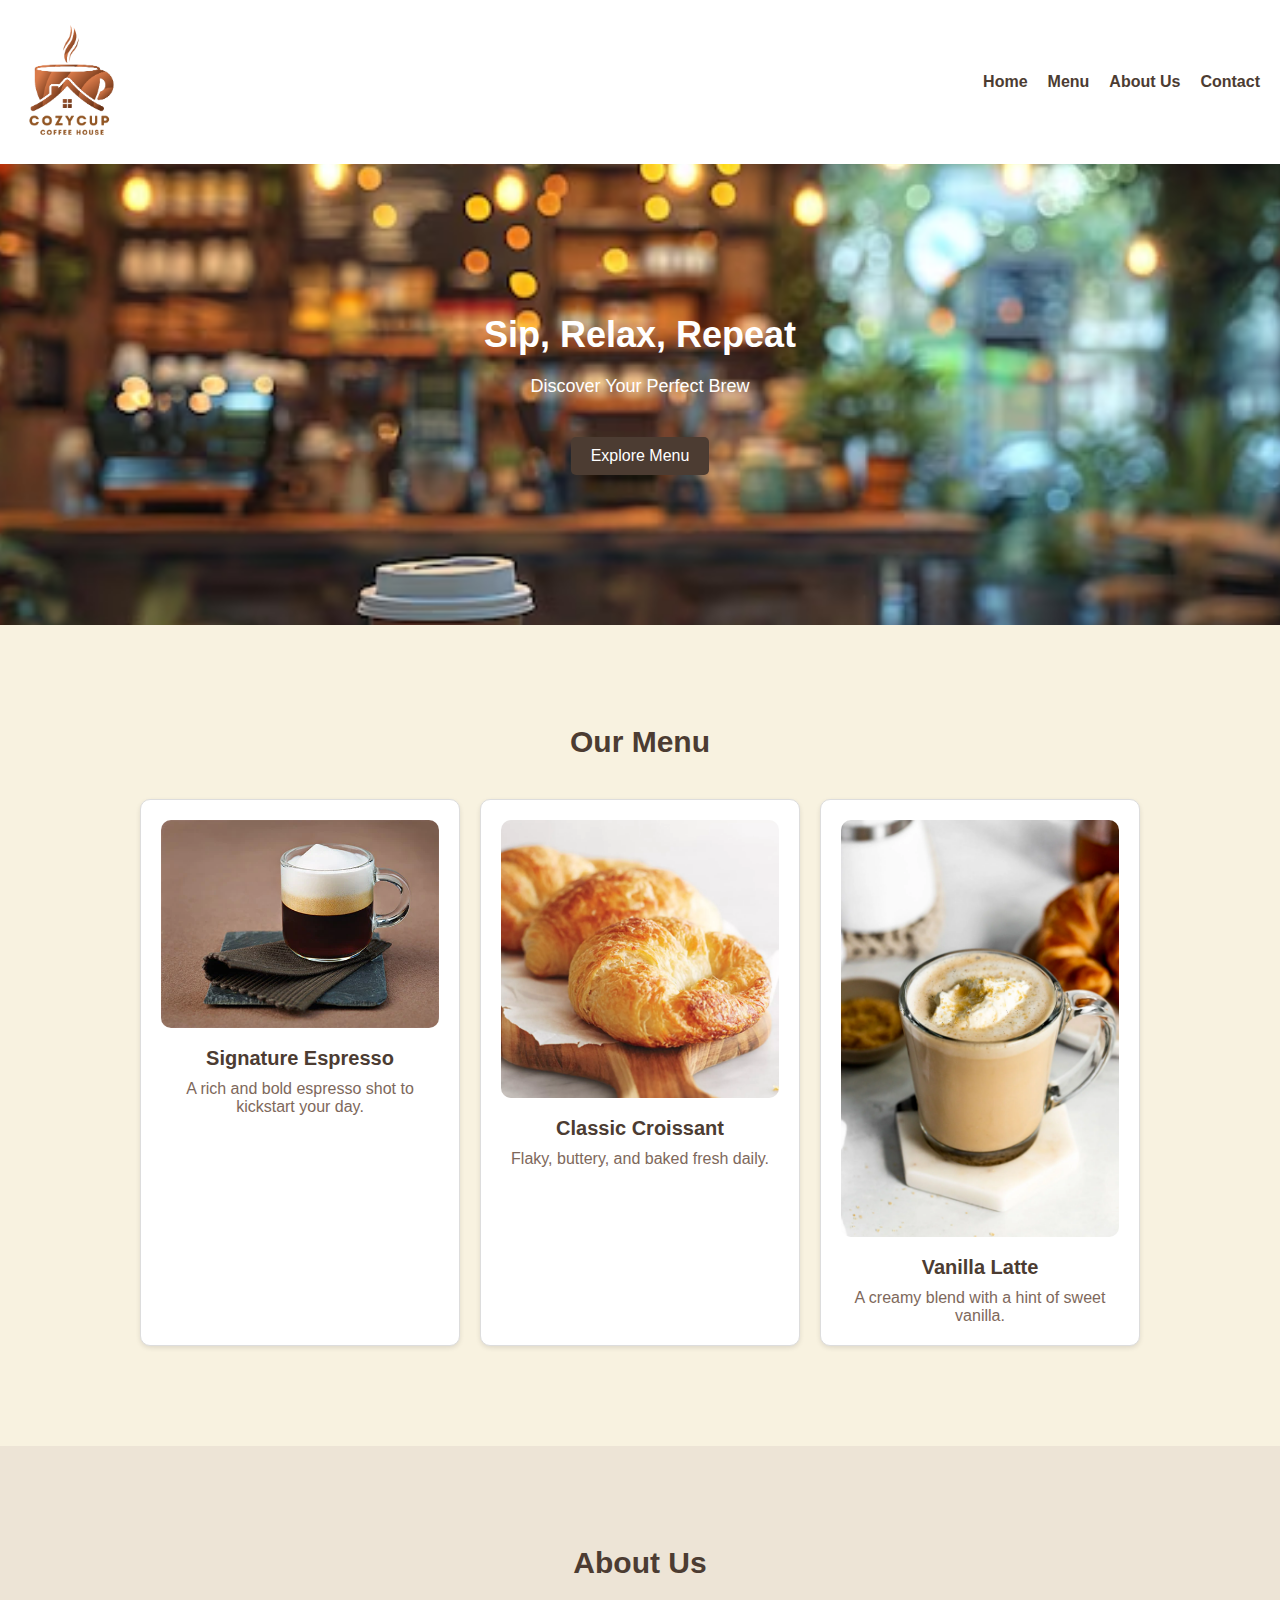
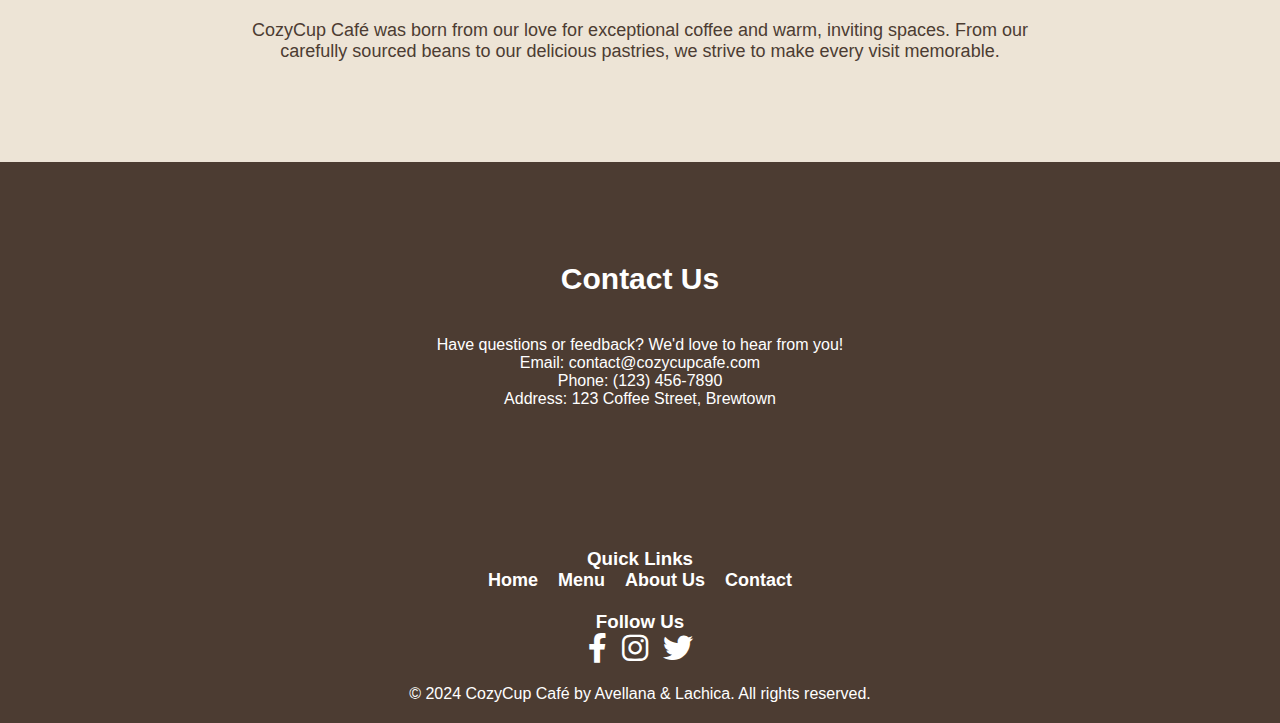
<file: index.html>
<!DOCTYPE html>
<html lang="en">
<head>
    <meta charset="UTF-8">
    <meta name="viewport" content="width=device-width, initial-scale=1.0">
    <link rel="stylesheet" href="css/style.css">
    <!-- Font Awesome -->
    <link rel="stylesheet" href="https://cdnjs.cloudflare.com/ajax/libs/font-awesome/6.0.0-beta3/css/all.min.css">
    <title>CozyCup Café</title>
</head>
<body>
    <header>
        <nav>
            <div class="logo">
                <img src="img/logo.png" alt="CozyCup Café Logo">
            </div>
            <ul>
                <li><a href="index.html">Home</a></li>
                <li><a href="menu.html">Menu</a></li>
                <li><a href="about.html">About Us</a></li>
                <li><a href="contact.html">Contact</a></li>
            </ul>
        </nav>
    </header>

    <section id="home" class="hero" style="background-image: url('img/bg.png');">
        <div class="hero-text">
            <h1>Sip, Relax, Repeat</h1>
            <p>Discover Your Perfect Brew</p>
            <a href="#menu" class="cta-button">Explore Menu</a>
        </div>
    </section>

    <section id="menu" class="menu">
        <h2>Our Menu</h2>
        <div class="menu-items">
            <!-- Featured menu items -->
            <div class="item">
                <img src="img/espresso.png" alt="Coffee Blend 1">
                <h3>Signature Espresso</h3>
                <p>A rich and bold espresso shot to kickstart your day.</p>
            </div>
            <div class="item">
                <img src="img/croissant.png" alt="Pastry 1">
                <h3>Classic Croissant</h3>
                <p>Flaky, buttery, and baked fresh daily.</p>
            </div>
            <div class="item">
                <img src="img/latte.png" alt="Coffee Blend 2">
                <h3>Vanilla Latte</h3>
                <p>A creamy blend with a hint of sweet vanilla.</p>
            </div>
        </div>
    </section>

    <section id="about" class="about">
        <h2>About Us</h2>
        <p>CozyCup Café was born from our love for exceptional coffee and warm, inviting spaces. From our carefully sourced beans to our delicious pastries, we strive to make every visit memorable.</p>
    </section>

    <section id="contact" class="contact">
        <h2>Contact Us</h2>
        <p>Have questions or feedback? We'd love to hear from you!</p>
        <ul>
            <li>Email: contact@cozycupcafe.com</li>
            <li>Phone: (123) 456-7890</li>
            <li>Address: 123 Coffee Street, Brewtown</li>
        </ul>
    </section>

    <!-- Footer Section -->
<footer>
    <div class="footer-content">
        <div class="quick-links">
            <h3>Quick Links</h3>
            <ul>
                <li><a href="index.html">Home</a></li>
                <li><a href="menu.html">Menu</a></li>
                <li><a href="about.html">About Us</a></li>
                <li><a href="contact.html">Contact</a></li>
            </ul>
        </div>
        <div class="social-media">
            <h3>Follow Us</h3>
            <ul>
                <li><a href="https://www.facebook.com" target="_blank"><i class="fab fa-facebook-f"></i></a></li>
                <li><a href="https://www.instagram.com" target="_blank"><i class="fab fa-instagram"></i></a></li>
                <li><a href="https://www.twitter.com" target="_blank"><i class="fab fa-twitter"></i></a></li>
            </ul>
        </div>
    </div>
    <p>&copy; 2024 CozyCup Café by Avellana & Lachica. All rights reserved.</p>
</footer>

</body>
</html>
</file>
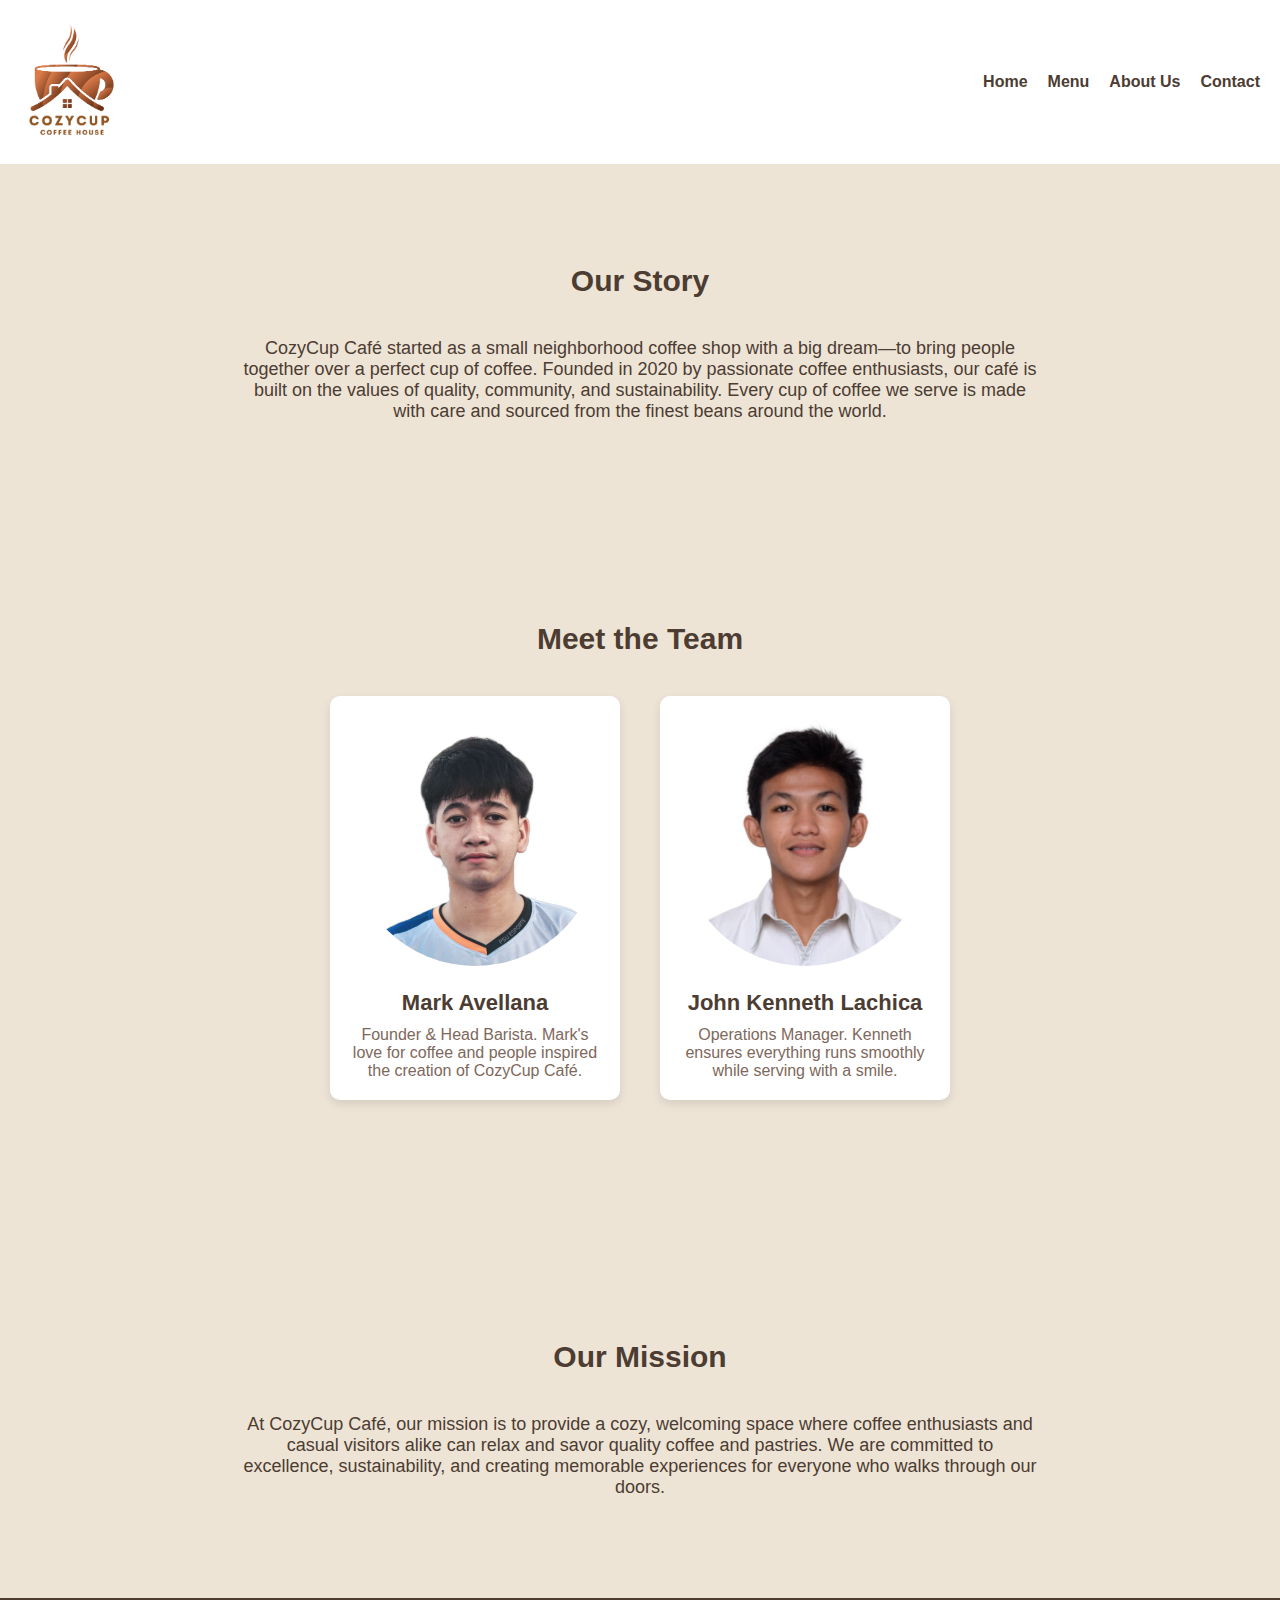
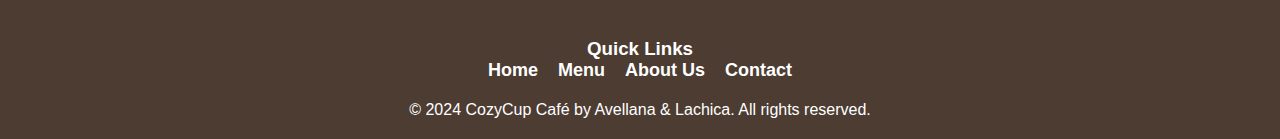
<file: about.html>
<!DOCTYPE html>
<html lang="en">
<head>
    <meta charset="UTF-8">
    <meta name="viewport" content="width=device-width, initial-scale=1.0">
    <link rel="stylesheet" href="css/style.css">
    <!-- Font Awesome -->
    <link rel="stylesheet" href="https://cdnjs.cloudflare.com/ajax/libs/font-awesome/6.0.0-beta3/css/all.min.css">
    <title>About Us | CozyCup Café</title>
</head>
<body>
    <!-- Header Section -->
    <header>
        <nav>
            <div class="logo">
                <img src="img/logo.png" alt="CozyCup Café Logo">
            </div>
            <ul>
                <li><a href="index.html">Home</a></li>
                <li><a href="menu.html">Menu</a></li>
                <li><a href="about.html">About Us</a></li>
                <li><a href="contact.html">Contact</a></li>
            </ul>
        </nav>
    </header>

    <!-- Café Story Section -->
    <section id="cafe-story" class="about">
        <h2>Our Story</h2>
        <p>
            CozyCup Café started as a small neighborhood coffee shop with a big dream—to bring people together over a perfect cup of coffee. Founded in 2020 by passionate coffee enthusiasts, our café is built on the values of quality, community, and sustainability. Every cup of coffee we serve is made with care and sourced from the finest beans around the world.
        </p>
    </section>

    <!-- Meet the Team Section -->
<section id="meet-the-team" class="about">
    <h2>Meet the Team</h2>
    <div class="team">
        <div class="team-member">
            <img src="img/mark.jpg" alt="Café Owner">
            <h3>Mark Avellana</h3>
            <p>Founder & Head Barista. Mark's love for coffee and people inspired the creation of CozyCup Café.</p>
        </div>
        <div class="team-member">
            <img src="img/kenneth.jpg" alt="Team Member">
            <h3>John Kenneth Lachica</h3>
            <p>Operations Manager. Kenneth ensures everything runs smoothly while serving with a smile.</p>
        </div>
    </div>
</section>


    <!-- Café's Mission Section -->
    <section id="cafe-mission" class="about">
        <h2>Our Mission</h2>
        <p>
            At CozyCup Café, our mission is to provide a cozy, welcoming space where coffee enthusiasts and casual visitors alike can relax and savor quality coffee and pastries. We are committed to excellence, sustainability, and creating memorable experiences for everyone who walks through our doors.
        </p>
    </section>

    <!-- Footer Section -->
    <footer>
        <div class="footer-content">
            <div class="quick-links">
                <h3>Quick Links</h3>
                <ul>
                    <li><a href="index.html">Home</a></li>
                    <li><a href="menu.html">Menu</a></li>
                    <li><a href="about.html">About Us</a></li>
                    <li><a href="contact.html">Contact</a></li>
                </ul>
            </div>
        </div>
        <p>&copy; 2024 CozyCup Café by Avellana & Lachica. All rights reserved.</p>
    </footer>
</body>
</html>
</file>
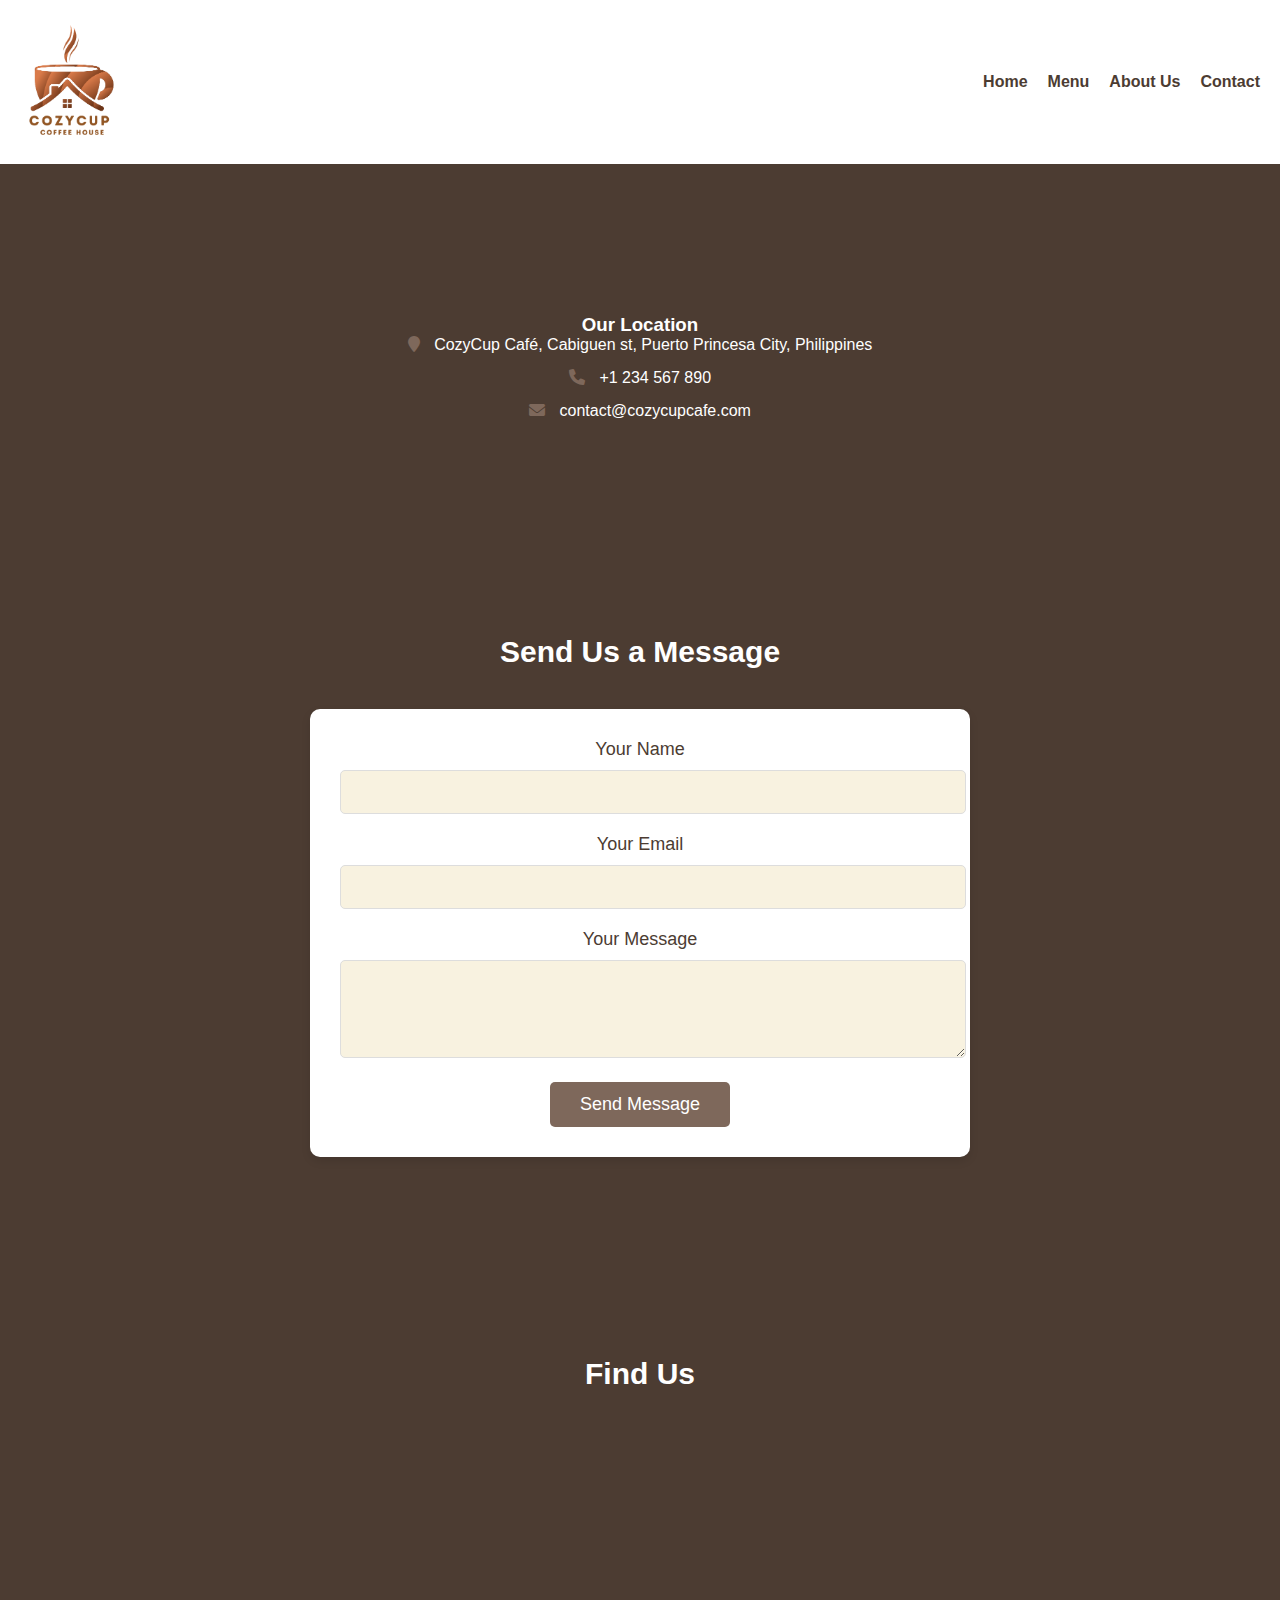
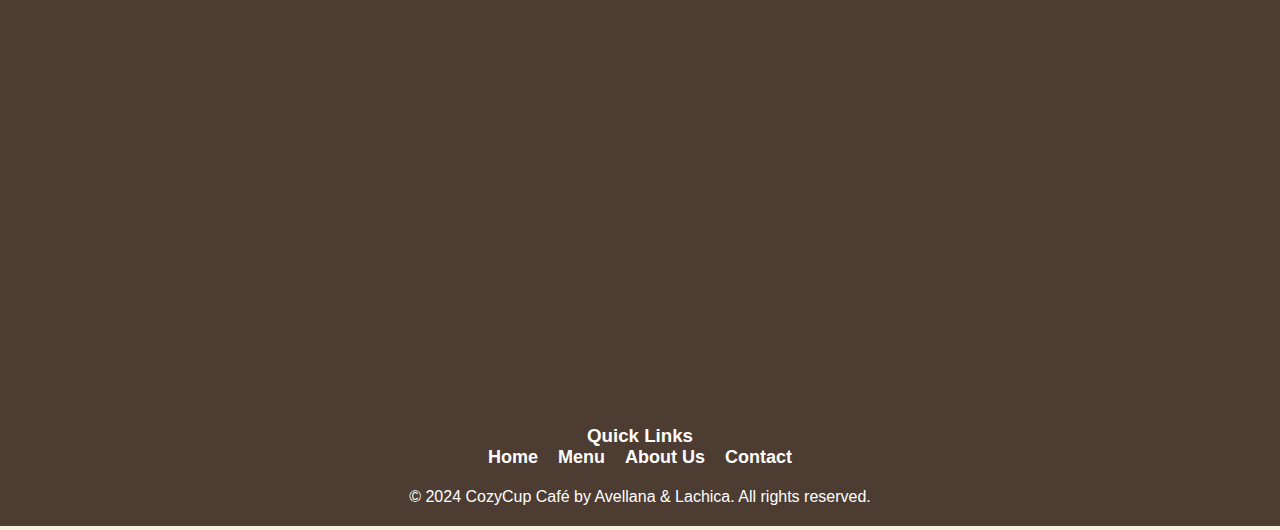
<file: contact.html>
<!DOCTYPE html>
<html lang="en">
<head>
    <meta charset="UTF-8">
    <meta name="viewport" content="width=device-width, initial-scale=1.0">
    <link rel="stylesheet" href="css/style.css">
    <!-- Font Awesome -->
    <link rel="stylesheet" href="https://cdnjs.cloudflare.com/ajax/libs/font-awesome/6.0.0-beta3/css/all.min.css">
    <title>Contact Us | CozyCup Café</title>
</head>
<body>
    <!-- Header Section -->
    <header>
        <nav>
            <div class="logo">
                <img src="img/logo.png" alt="CozyCup Café Logo">
            </div>
            <ul>
                <li><a href="index.html">Home</a></li>
                <li><a href="menu.html">Menu</a></li>
                <li><a href="about.html">About Us</a></li>
                <li><a href="contact.html">Contact</a></li>
            </ul>
        </nav>
    </header>

    <!-- Contact Information Section -->
    <section id="contact-info" class="contact">
        <!-- Contact Info -->
    <div class="contact-info">
        <h3>Our Location</h3>
        <ul>
            <li><i class="fa fa-map-marker"></i> CozyCup Café, Cabiguen st, Puerto Princesa City, Philippines</li>
            <li><i class="fa fa-phone"></i> +1 234 567 890</li>
            <li><i class="fa fa-envelope"></i> contact@cozycupcafe.com</li>
        </ul>
    </div>
    </section>

    <!-- Contact Form Section -->
<section id="contact-form" class="contact">
    <h2>Send Us a Message</h2>
    <form action="submit_form.php" method="post">
        <label for="name">Your Name</label>
        <input type="text" id="name" name="name" required>

        <label for="email">Your Email</label>
        <input type="email" id="email" name="email" required>

        <label for="message">Your Message</label>
        <textarea id="message" name="message" rows="4" required></textarea>

        <button type="submit" class="cta-button">Send Message</button>
    </form>

</section>


    <!-- Map Section -->
<section id="map" class="contact">
    <h2>Find Us</h2>
    <iframe 
        src="https://www.google.com/maps/embed?pb=!1m14!1m8!1m3!1d15902.672827495207!2d118.750019!3d9.742017!3m2!1i1024!2i768!4f13.1!3m3!1m2!1s0x33ac5e2b1cf9a9b9%3A0x7d1a67c1c7d0d90!2sCabiguen%20Street%2C%20Brgy.%20San%20Miguel%2C%20Puerto%20Princesa%20City%2C%20Palawan%2C%20Philippines!5e0!3m2!1sen!2sus!4v1674570541217!5m2!1sen!2sus"
        width="100%" 
        height="450" 
        style="border:0;" 
        allowfullscreen="" 
        loading="lazy">
    </iframe>
</section>



    <!-- Footer Section -->
    <footer>
        <div class="footer-content">
            <div class="quick-links">
                <h3>Quick Links</h3>
                <ul>
                    <li><a href="index.html">Home</a></li>
                    <li><a href="menu.html">Menu</a></li>
                    <li><a href="about.html">About Us</a></li>
                    <li><a href="contact.html">Contact</a></li>
                </ul>
            </div>
        </div>
        <p>&copy; 2024 CozyCup Café by Avellana & Lachica. All rights reserved.</p>
    </footer>
</body>
</html>
</file>
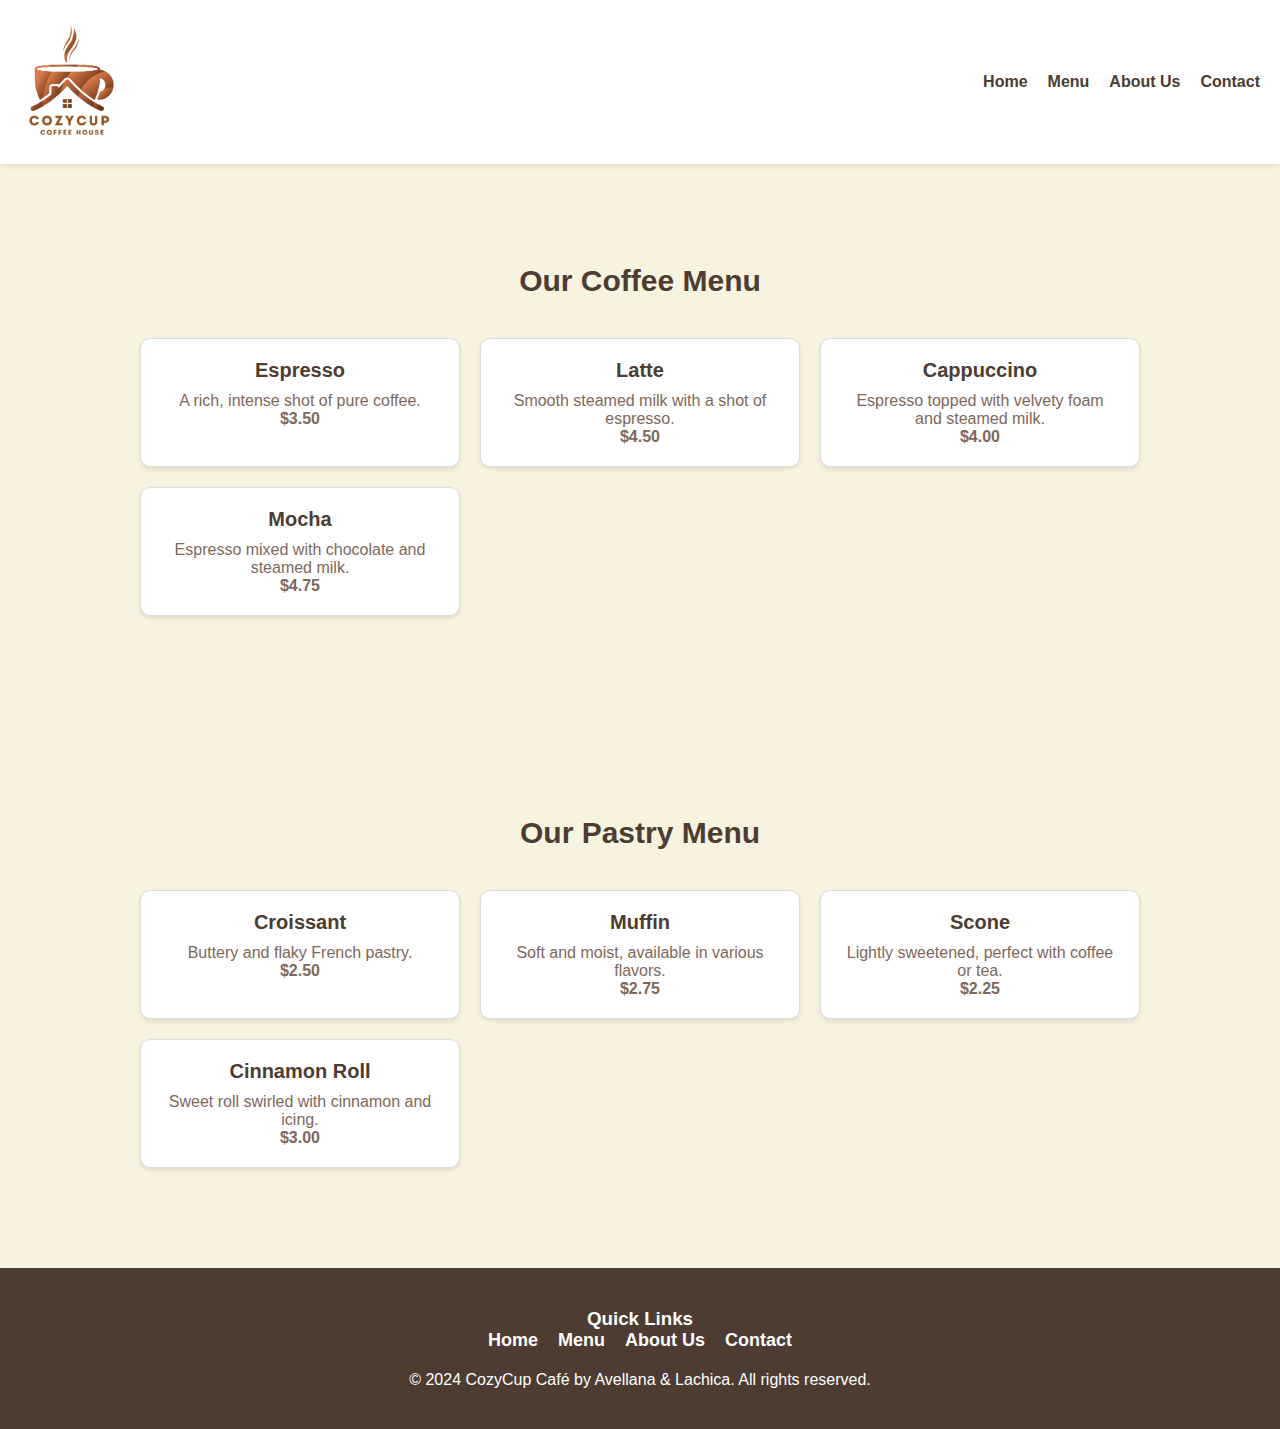
<file: menu.html>
<!DOCTYPE html>
<html lang="en">
<head>
    <meta charset="UTF-8">
    <meta name="viewport" content="width=device-width, initial-scale=1.0">
    <link rel="stylesheet" href="css/style.css">
    <!-- Font Awesome -->
    <link rel="stylesheet" href="https://cdnjs.cloudflare.com/ajax/libs/font-awesome/6.0.0-beta3/css/all.min.css">
    <title>Menu | CozyCup Café</title>
</head>
<body>
    <!-- Header Section -->
    <header>
        <nav>
            <div class="logo">
                <img src="img/logo.png" alt="CozyCup Café Logo">
            </div>
            <ul>
                <li><a href="index.html">Home</a></li>
                <li><a href="menu.html">Menu</a></li>
                <li><a href="about.html">About Us</a></li>
                <li><a href="contact.html">Contact</a></li>
            </ul>
        </nav>
    </header>

    <!-- Coffee Menu Section -->
    <section id="coffee-menu" class="menu">
        <h2>Our Coffee Menu</h2>
        <div class="menu-items">
            <div class="item">
                <h3>Espresso</h3>
                <p>A rich, intense shot of pure coffee.</p>
                <p><strong>$3.50</strong></p>
            </div>
            <div class="item">
                <h3>Latte</h3>
                <p>Smooth steamed milk with a shot of espresso.</p>
                <p><strong>$4.50</strong></p>
            </div>
            <div class="item">
                <h3>Cappuccino</h3>
                <p>Espresso topped with velvety foam and steamed milk.</p>
                <p><strong>$4.00</strong></p>
            </div>
            <div class="item">
                <h3>Mocha</h3>
                <p>Espresso mixed with chocolate and steamed milk.</p>
                <p><strong>$4.75</strong></p>
            </div>
        </div>
    </section>

    <!-- Pastry Menu Section -->
    <section id="pastry-menu" class="menu">
        <h2>Our Pastry Menu</h2>
        <div class="menu-items">
            <div class="item">
                <h3>Croissant</h3>
                <p>Buttery and flaky French pastry.</p>
                <p><strong>$2.50</strong></p>
            </div>
            <div class="item">
                <h3>Muffin</h3>
                <p>Soft and moist, available in various flavors.</p>
                <p><strong>$2.75</strong></p>
            </div>
            <div class="item">
                <h3>Scone</h3>
                <p>Lightly sweetened, perfect with coffee or tea.</p>
                <p><strong>$2.25</strong></p>
            </div>
            <div class="item">
                <h3>Cinnamon Roll</h3>
                <p>Sweet roll swirled with cinnamon and icing.</p>
                <p><strong>$3.00</strong></p>
            </div>
        </div>
    </section>

    <!-- Footer Section -->
    <footer>
        <div class="footer-content">
            <div class="quick-links">
                <h3>Quick Links</h3>
                <ul>
                    <li><a href="index.html">Home</a></li>
                    <li><a href="menu.html">Menu</a></li>
                    <li><a href="about.html">About Us</a></li>
                    <li><a href="contact.html">Contact</a></li>
                </ul>
        </div>
        <p>&copy; 2024 CozyCup Café by Avellana & Lachica. All rights reserved.</p>
    </footer>
</body>
</html>
</file>
<file: css/style.css>
/* Reset some default styles */
body, h1, h2, h3, p, ul, li {
    margin: 0;
    padding: 0;
}

body {
    font-family: Arial, sans-serif;
    background-color: #f8f2e0;
    color: #4c3c32;
}

/* Header and Navigation */
header {
    background-color: #fff;
    box-shadow: 0 2px 5px rgba(0, 0, 0, 0.1);
    padding: 20px;
}

nav {
    display: flex;
    justify-content: space-between;
    align-items: center;
}

.logo img {
    max-width: 100px;
}

nav ul {
    list-style: none;
    display: flex;
    gap: 20px;
}

nav a {
    text-decoration: none;
    color: #4c3c32;
    font-weight: bold;
    transition: color 0.3s;
}

nav a:hover {
    color: #7e685b;
}

/* Hero Section */
.hero {
    text-align: center;
    padding: 150px 0;
    background-image: url('hero-bg.jpg');
    background-size: cover;
    background-position: center;
    background-attachment: fixed;
    color: white;
}

.hero h1 {
    font-size: 36px;
    margin-bottom: 20px;
}

.hero p {
    font-size: 18px;
    margin-bottom: 40px;
}

.cta-button {
    display: inline-block;
    padding: 10px 20px;
    background-color: #4c3c32;
    color: white;
    text-decoration: none;
    border-radius: 5px;
}

.cta-button:hover {
    background-color: #7e685b;
}

/* Menu Section */
.menu {
    padding: 100px 0;
    text-align: center;
}

.menu h2 {
    font-size: 30px;
    margin-bottom: 40px;
}

.menu-items {
    display: grid;
    grid-template-columns: repeat(auto-fit, minmax(250px, 1fr));
    gap: 20px;
    margin: 0 auto;
    max-width: 1000px;
}

.menu-items .item {
    background-color: #fff;
    padding: 20px;
    border: 1px solid #ddd;
    border-radius: 10px;
    box-shadow: 0 2px 5px rgba(0, 0, 0, 0.1);
    transition: transform 0.3s, box-shadow 0.3s;
}

.menu-items .item:hover {
    transform: scale(1.05);
    box-shadow: 0 4px 10px rgba(0, 0, 0, 0.2);
}

.menu-items .item img {
    width: 100%;
    border-radius: 10px;
    margin-bottom: 15px;
}

.menu-items .item h3 {
    font-size: 20px;
    margin-bottom: 10px;
}

.menu-items .item p {
    font-size: 16px;
    color: #7e685b;
}

/* About Section */
.about {
    padding: 100px 0;
    text-align: center;
    background-color: #ede4d6;
}

.about h2 {
    font-size: 30px;
    margin-bottom: 40px;
    color: #4c3c32;
}

.about p {
    font-size: 18px;
    max-width: 800px;
    margin: 0 auto;
    color: #4c3c32;
}

/* Meet the Team */
.team {
    display: flex;
    justify-content: center;
    gap: 40px;
    flex-wrap: wrap;
    margin-top: 40px;
}

.team-member {
    text-align: center;
    max-width: 250px;
    margin-bottom: 40px;
    background-color: #fff;
    padding: 20px;
    border-radius: 10px;
    box-shadow: 0 4px 10px rgba(0, 0, 0, 0.1);
    transition: transform 0.3s, box-shadow 0.3s;
}

.team-member:hover {
    transform: translateY(-10px);
    box-shadow: 0 8px 15px rgba(0, 0, 0, 0.2);
}

.team-member img {
    width: 100%;
    height: auto;
    border-radius: 50%;
    margin-bottom: 20px;
    transition: transform 0.3s;
}

.team-member img:hover {
    transform: scale(1.05);
}

.team-member h3 {
    font-size: 22px;
    margin-bottom: 10px;
    color: #4c3c32;
}

.team-member p {
    font-size: 16px;
    color: #7e685b;
}


/* Contact Section */
.contact {
    padding: 100px 0;
    text-align: center;
    background-color: #4c3c32;
    color: white;
}

.contact h2 {
    font-size: 30px;
    margin-bottom: 40px;
    color: white;
}

.contact form {
    max-width: 600px;
    margin: 0 auto;
    background-color: #fff;
    padding: 30px;
    border-radius: 10px;
    box-shadow: 0 4px 10px rgba(0, 0, 0, 0.1);
}

.contact label {
    font-size: 18px;
    margin-bottom: 10px;
    display: block;
    color: #4c3c32;
}

.contact input, .contact textarea {
    width: 100%;
    padding: 12px;
    margin-bottom: 20px;
    border: 1px solid #ddd;
    border-radius: 5px;
    font-size: 16px;
    background-color: #f8f2e0;
    color: #4c3c32;
}

.contact input:focus, .contact textarea:focus {
    border-color: #7e685b;
    outline: none;
}

.contact button {
    padding: 12px 30px;
    background-color: #7e685b;
    color: white;
    border: none;
    border-radius: 5px;
    font-size: 18px;
    cursor: pointer;
    transition: background-color 0.3s;
}

.contact button:hover {
    background-color: #4c3c32;
}

/* Contact Info Styling */
.contact-info {
    margin-top: 50px;
}

.contact-info ul {
    list-style: none;
    padding: 0;
}

.contact-info ul li {
    font-size: 16px;
    margin-bottom: 15px;
}

.contact-info ul li i {
    margin-right: 10px;
    color: #7e685b;
}


/* Footer */
footer {
    background-color: #4c3c32;
    color: white;
    text-align: center;
    padding: 20px 0;
}

footer .footer-content {
    display: flex;
    flex-direction: column;
    align-items: center;
    gap: 20px;
    padding: 20px 0;
}

footer .quick-links ul {
    display: flex;
    gap: 20px;
    padding: 0;
    list-style: none;
}

footer .quick-links li {
    font-size: 18px;
}

footer .quick-links a {
    text-decoration: none;
    color: white;
    font-weight: bold;
    transition: color 0.3s;
}

footer .quick-links a:hover {
    color: #7e685b;
}

/* Social Media Section */
footer .social-media ul {
    display: flex;
    gap: 15px;
    padding: 0;
    list-style: none;
}

footer .social-media li {
    font-size: 24px;
}

footer .social-media a {
    text-decoration: none;
    color: white;
    transition: color 0.3s;
}

footer .social-media a:hover {
    color: #7e685b;
}

footer .social-media a i {
    font-size: 30px;
}

/* Newsletter Section */
footer .newsletter input {
    padding: 10px;
    border: none;
    border-radius: 5px;
    margin-right: 10px;
    width: 250px;
}

footer .newsletter button {
    padding: 10px 20px;
    background-color: #7e685b;
    color: white;
    border: none;
    border-radius: 5px;
    cursor: pointer;
    transition: background-color 0.3s;
}

footer .newsletter button:hover {
    background-color: #4c3c32;
}



/* Responsive Design */
@media (max-width: 768px) {
    nav ul {
        flex-direction: column;
        gap: 10px;
    }

    .hero {
        padding: 100px 20px;
    }

    .menu-items {
        grid-template-columns: 1fr;
    }

    footer .footer-content {
        flex-direction: column;
    }
}
</file>
